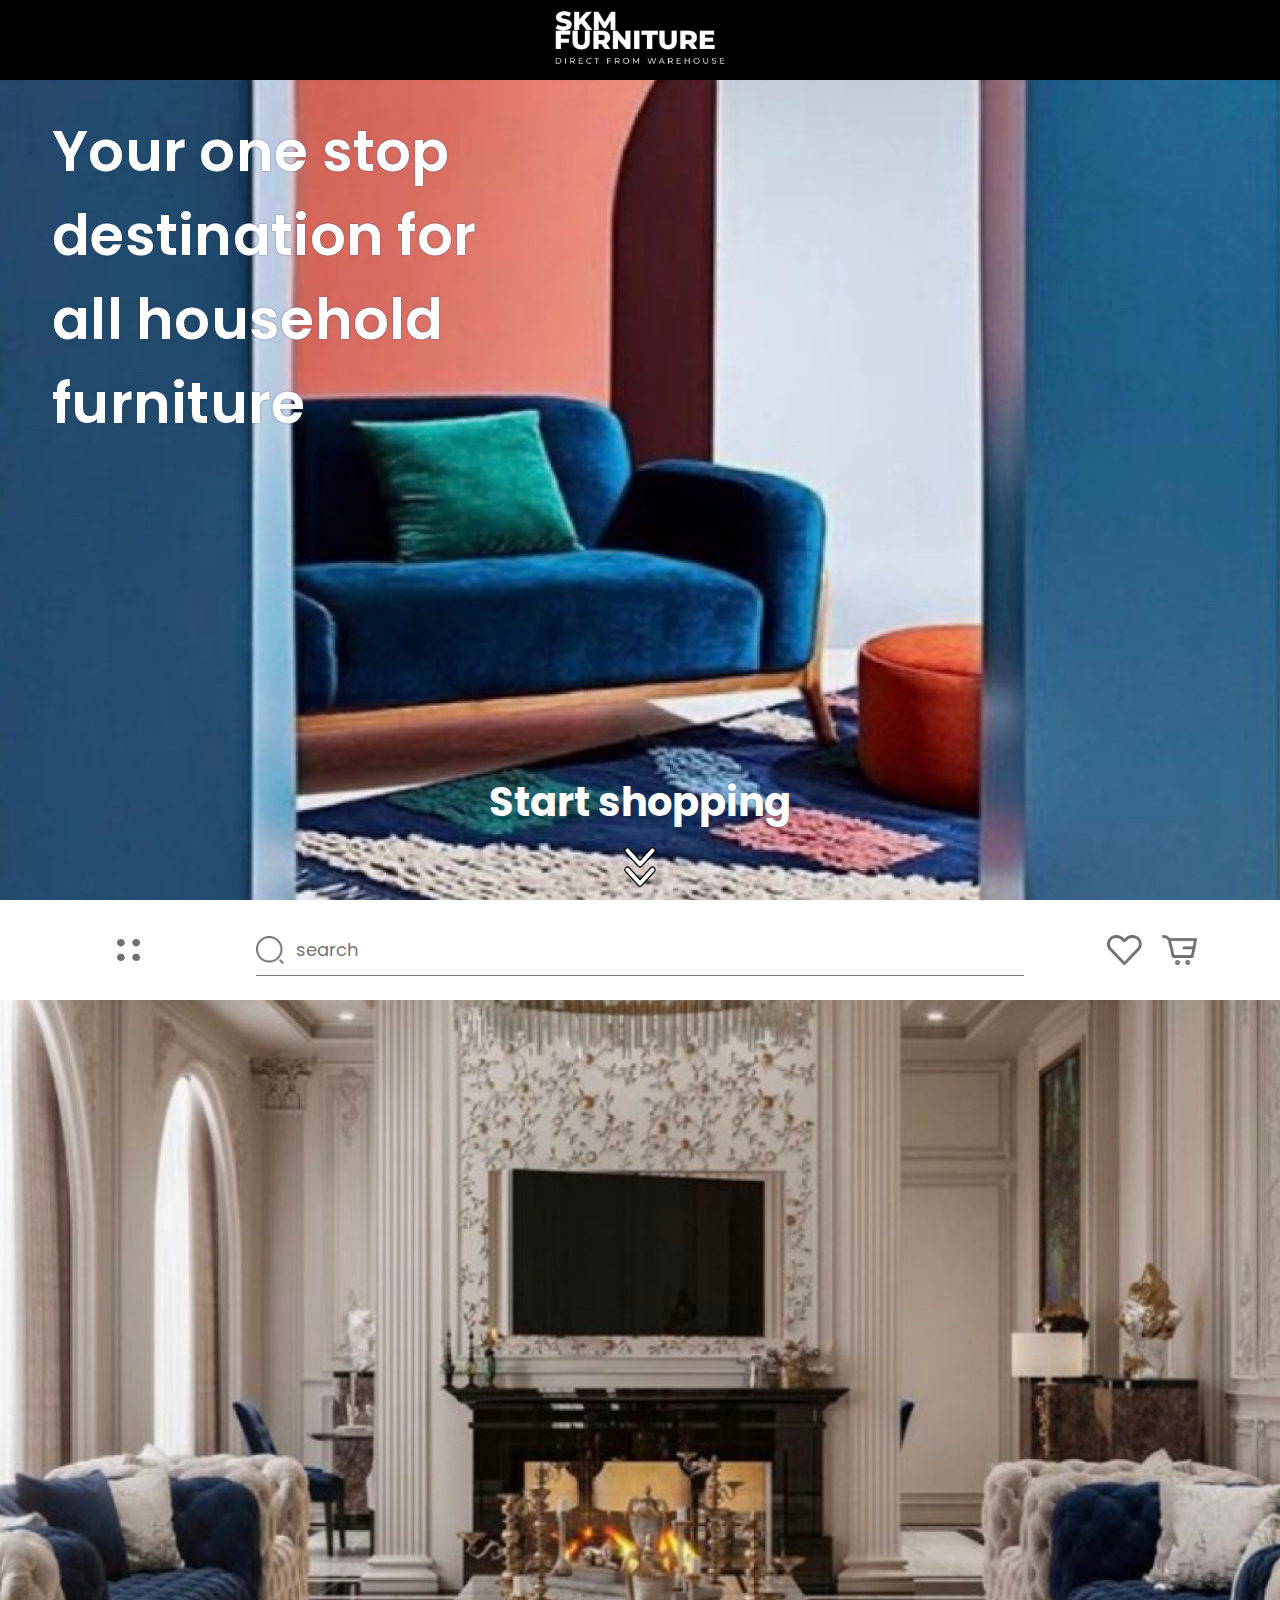
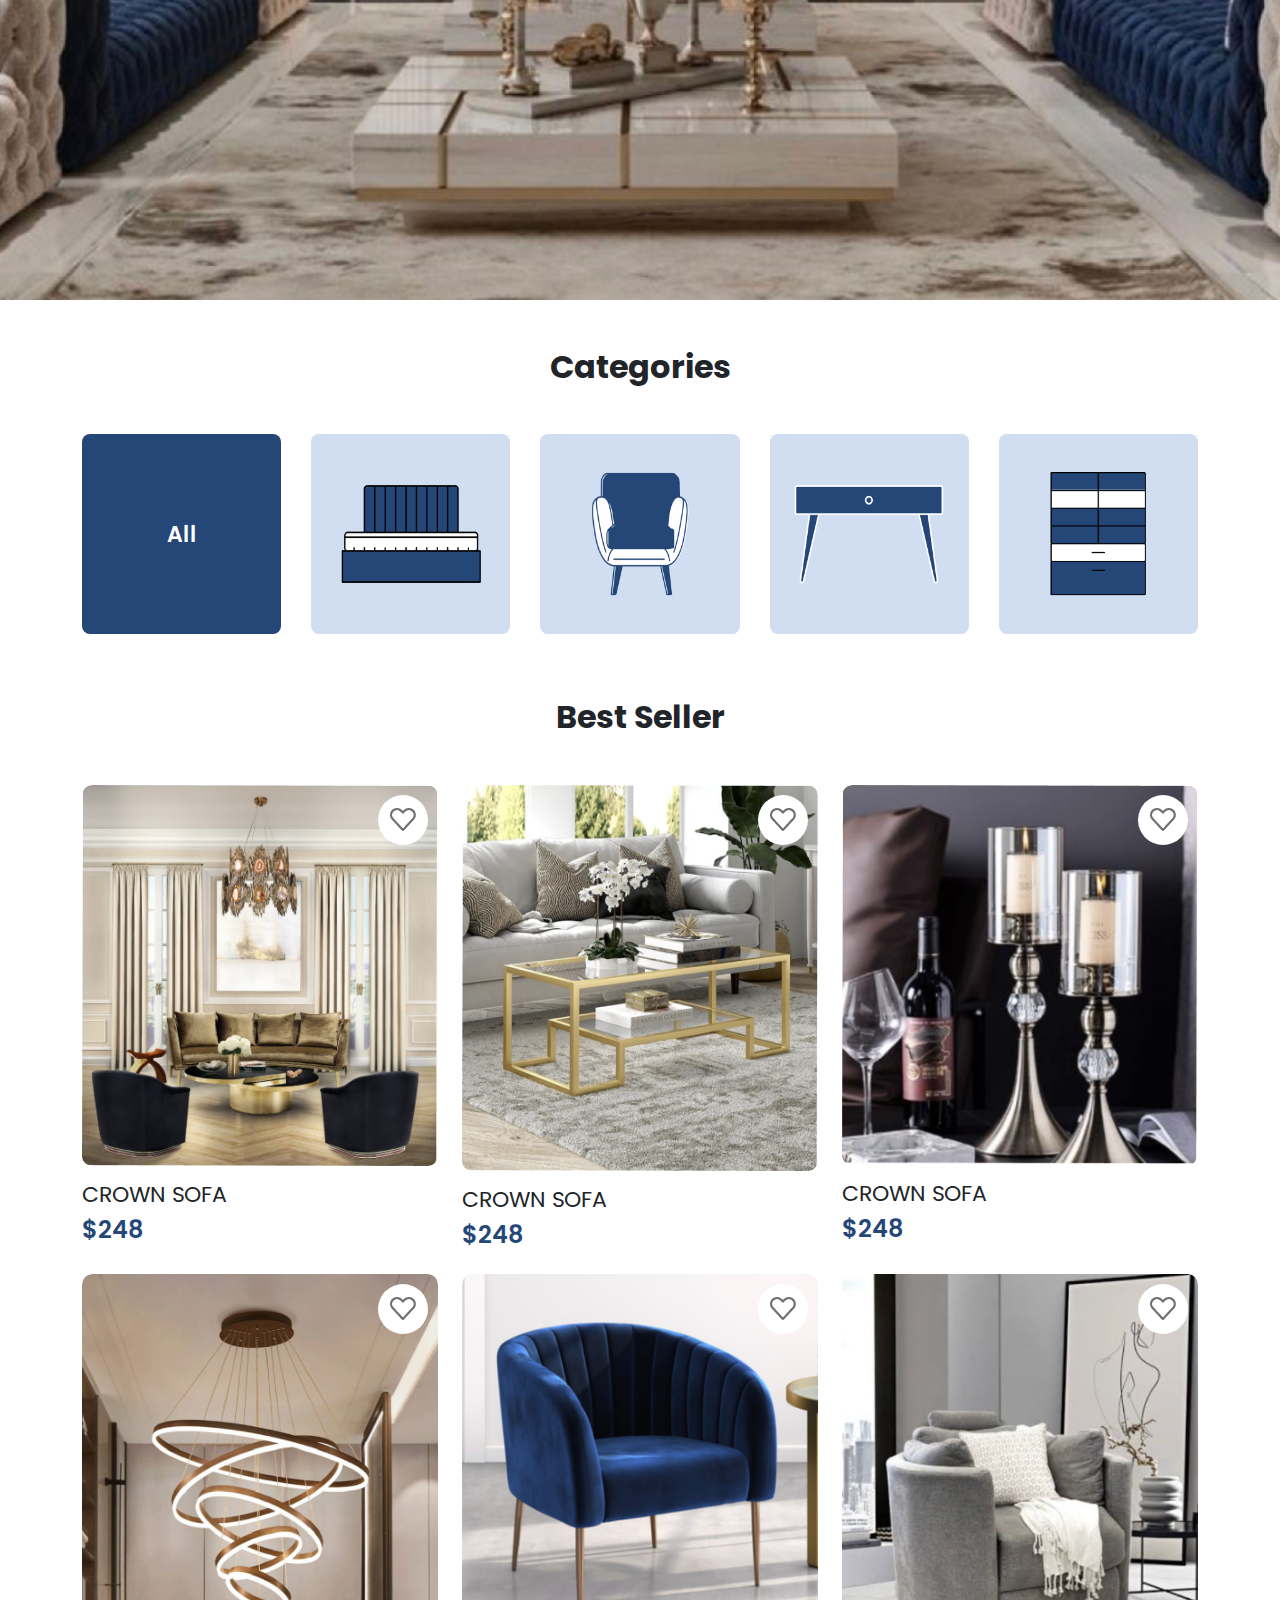
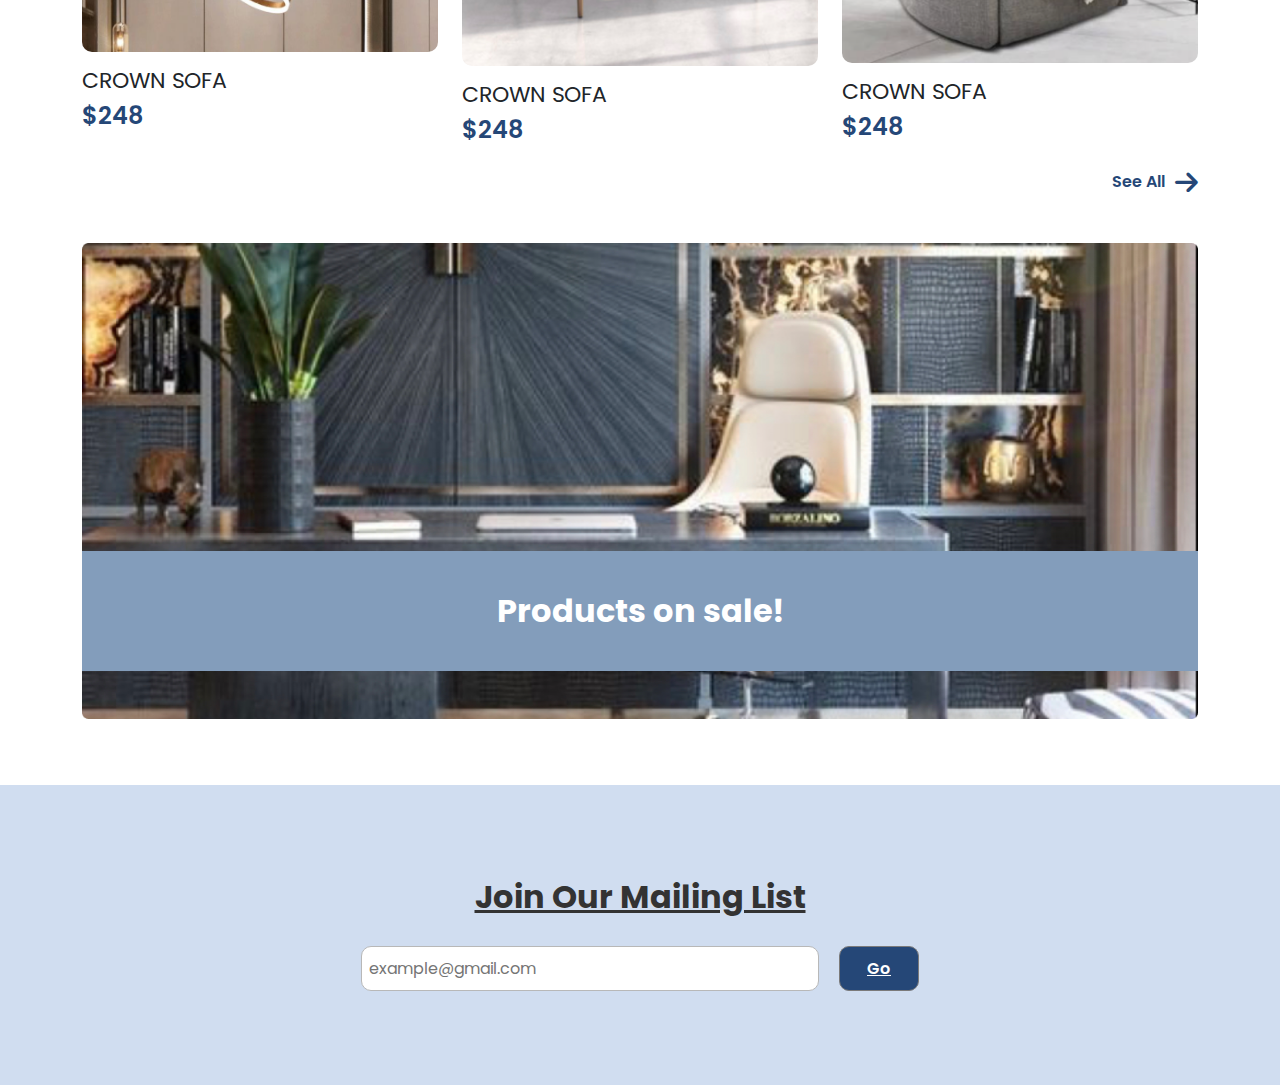
<file: index.html>
<!doctype html>
<html lang="en">

<head>
    <!-- Required meta tags -->
    <meta name="theme-color" content="#000">
    <meta charset="utf-8">
    <meta name="viewport" content="width=device-width, initial-scale=1">
    <link rel="shortcut icon" href="/assets/images/_cart.png" type="image/x-icon">
    <link rel="stylesheet" href="/assets/css/styles.css">
    <link rel="stylesheet" href="https://unpkg.com/swiper@8/swiper-bundle.min.css" />
    <link rel="stylesheet" href="/assets/fa/css/all.min.css">
    <link rel="stylesheet" href="/assets/css/main.css">

    <title>SKM - Furniture</title>
</head>

<body>
    <div class="_is_open_menu_layer"></div>
    <nav class="_f_nav">
        <div class="logo-wrapper">
            <img src="/assets/images/logo.png" alt="logo">
        </div>
    </nav>
    <section class="_f_landing">
        <div class="_f_container container">
            <h1 class="text-welcome">Your one stop destination for all household furniture</h1>
            <a href="#home" class="_start">
                <h2 class="_text denyut">Start shopping</h2>
                <div class="_icon denyut">
                    <img src="/assets/images/_arrow_down.png" alt="start">
                </div>
            </a>
        </div>
    </section>

    <section class="home" id="home">
        <div class="_top_navbar">
            <div class="menu-trigger">
                <button>
                    <img src="/assets/images/_menu.png" alt="menu-triger">
                </button>
            </div>
            <div class="search">
                <div class="search-wrapper">
                    <div class="icon">
                        <img src="/assets/images/_search.png" alt="search">
                    </div>
                    <input type="text" placeholder="search">
                </div>
            </div>
            <div class="m-right">
                <div class="menus">
                    <a href="#" class="m-item">
                        <img src="/assets/images/_love.png" alt="like">
                    </a>
                    <a href="#" class="m-item">
                        <img src="/assets/images/_cart.png" alt="cart">
                    </a>
                </div>
            </div>
        </div>
        <div class="_sidebar-wrapper">
            <div class="_sidebar">
                <div class="header">
                    <h2 class="text">MENU</h2>
                    <button class="close">
                        <i class="fa fa-times"></i>
                    </button>
                </div>

                <div class="sidebar-menu pb-5">
                    <div class="menu-item">
                        <a href="#" class="menu-link">My Account</a>
                        <i class="fa fa-chevron-right"></i>
                    </div>
                    <div class="menu-item">
                        <a href="#" class="menu-link">Contact us</a>
                        <i class="fa fa-chevron-right"></i>
                    </div>
                </div>
                <ul class="_f_tab nav nav-tabs" id="myTab" role="tablist">
                    <li class="nav-item" role="presentation">
                        <button class="nav-link active" id="profile-tab" data-bs-toggle="tab" data-bs-target="#profile"
                            type="button" role="tab" aria-controls="profile" aria-selected="false">PRODUCTS</button>
                    </li>
                    <li class="nav-item" role="presentation">
                        <button class="nav-link" id="contact-tab" data-bs-toggle="tab" data-bs-target="#contact"
                            type="button" role="tab" aria-controls="contact" aria-selected="false">ROOMS</button>
                    </li>
                </ul>
                <div class="tab-content main-menu" id="myTabContent">
                    <div class="tab-pane show active fade" id="profile" role="tabpanel" aria-labelledby="profile-tab">
                        <div class="sidebar-menu">
                            <div class="menu-item">
                                <a href="sub-category.html" class="menu-link">Sofas</a>
                                <i class="fa fa-chevron-right"></i>
                            </div>
                            <div class="menu-item">
                                <a href="sub-category.html" class="menu-link">Lounge</a>
                                <i class="fa fa-chevron-right"></i>
                            </div>
                            <div class="menu-item">
                                <a href="sub-category.html" class="menu-link">Bed</a>
                                <i class="fa fa-chevron-right"></i>
                            </div>
                            <div class="menu-item">
                                <a href="sub-category.html" class="menu-link">Bedside</a>
                                <i class="fa fa-chevron-right"></i>
                            </div>
                            <div class="menu-item">
                                <a href="sub-category.html" class="menu-link">Table</a>
                                <i class="fa fa-chevron-right"></i>
                            </div>
                            <div class="menu-item">
                                <a href="sub-category.html" class="menu-link">Mattress</a>
                                <i class="fa fa-chevron-right"></i>
                            </div>
                        </div>
                    </div>
                    <div class="tab-pane fade" id="contact" role="tabpanel" aria-labelledby="contact-tab">
                        <div class="container">
                            <div class="row py-3">
                                <div class="col-6 mb-3">
                                    <a href="sub-category.html" class="card-side">
                                        <img src="/assets/images/bathroom.png" class="img-fluid" alt="side">
                                        <span>Bathroom</span>
                                    </a>
                                </div>
                                <div class="col-6 mb-3">
                                    <a href="sub-category.html" class="card-side">
                                        <img src="/assets/images/bedroom.png" class="img-fluid" alt="side">
                                        <span>Bedroom</span>
                                    </a>
                                </div>
                                <div class="col-6 mb-3">
                                    <a href="sub-category.html" class="card-side">
                                        <img src="/assets/images/living-room.png" class="img-fluid" alt="side">
                                        <span>Living room</span>
                                    </a>
                                </div>
                                <div class="col-6 mb-3">
                                    <a href="sub-category.html" class="card-side">
                                        <img src="/assets/images/hallway.png" class="img-fluid" alt="side">
                                        <span>Hallway</span>
                                    </a>
                                </div>
                            </div>
                        </div>
                    </div>
                </div>
            </div>
        </div>

        <div class="img-hero-2">
            <img src="/assets/images/hero-2.png" alt="hero2">
        </div>
    </section>

    <section class="container category category-swip py-5" id="category">
        <h2 class="text-center title-section mb-5">Categories</h2>
        <div class="swiper mySwiper">
            <div class="swiper-wrapper">
                <div class="swiper-slide">
                    <a href="product-listing.html" class="btn-category all">
                        <span>All</span>
                    </a>
                </div>
                <div class="swiper-slide">
                    <a href="product-listing.html" class="btn-category">
                        <img src="/assets/images/bed.png" alt="bed">
                    </a>
                </div>
                <div class="swiper-slide">
                    <a href="product-listing.html" class="btn-category">
                        <img src="/assets/images/chair.png" alt="chair">
                    </a>
                </div>
                <div class="swiper-slide">
                    <a href="product-listing.html" class="btn-category">
                        <img src="/assets/images/desk.png" alt="desk">
                    </a>
                </div>
                <div class="swiper-slide">
                    <a href="product-listing.html" class="btn-category">
                        <img src="/assets/images/cupboard.png" alt="cupboard">
                    </a>
                </div>
            </div>
        </div>
    </section>
    <section class="best-seller" id="best-seller">
        <div class="container py-3">
            <h2 class="text-center mb-5 title-section">Best Seller</h2>
            <div class="row">
                <div class="col-6 col-lg-4">
                    <div class="card-product">
                        <button class="btn-like">
                            <img src="/assets/images/_love.png" alt="like">
                        </button>
                        <div class="img-wrapper">
                            <img src="/assets/images/product-1.png" class="img-fluid" alt="product">
                        </div>
                        <a href="detail.html" class="footer d-block py-3">
                            <h3>CROWN SOFA</h3>
                            <h4>$248</h4>
                        </a>
                    </div>
                </div>
                <div class="col-6 col-lg-4">
                    <div class="card-product">
                        <button class="btn-like">
                            <img src="/assets/images/_love.png" alt="like">
                        </button>
                        <div class="img-wrapper">
                            <img src="/assets/images/product-2.png" class="img-fluid" alt="product">
                        </div>
                        <a href="detail.html" class="footer d-block py-3">
                            <h3>CROWN SOFA</h3>
                            <h4>$248</h4>
                        </a>
                    </div>
                </div>
                <div class="col-6 col-lg-4">
                    <div class="card-product">
                        <button class="btn-like">
                            <img src="/assets/images/_love.png" alt="like">
                        </button>
                        <div class="img-wrapper">
                            <img src="/assets/images/product-3.png" class="img-fluid" alt="product">
                        </div>
                        <a href="detail.html" class="footer d-block py-3">
                            <h3>CROWN SOFA</h3>
                            <h4>$248</h4>
                        </a>
                    </div>
                </div>
                <div class="col-6 col-lg-4">
                    <div class="card-product">
                        <button class="btn-like">
                            <img src="/assets/images/_love.png" alt="like">
                        </button>
                        <div class="img-wrapper">
                            <img src="/assets/images/product-4.png" class="img-fluid" alt="product">
                        </div>
                        <a href="detail.html" class="footer d-block py-3">
                            <h3>CROWN SOFA</h3>
                            <h4>$248</h4>
                        </a>
                    </div>
                </div>
                <div class="col-6 col-lg-4">
                    <div class="card-product">
                        <button class="btn-like">
                            <img src="/assets/images/_love.png" alt="like">
                        </button>
                        <div class="img-wrapper">
                            <img src="/assets/images/product-5.png" class="img-fluid" alt="product">
                        </div>
                        <a href="detail.html" class="footer d-block py-3">
                            <h3>CROWN SOFA</h3>
                            <h4>$248</h4>
                        </a>
                    </div>
                </div>
                <div class="col-6 col-lg-4">
                    <div class="card-product">
                        <button class="btn-like">
                            <img src="/assets/images/_love.png" alt="like">
                        </button>
                        <div class="img-wrapper">
                            <img src="/assets/images/product-6.png" class="img-fluid" alt="product">
                        </div>
                        <a href="detail.html" class="footer d-block py-3">
                            <h3>CROWN SOFA</h3>
                            <h4>$248</h4>
                        </a>
                    </div>
                </div>
                <div class="col-12 text-end pb-5">
                    <a class="see-all" href="product-listing.html">See All <i class="fa fa-arrow-right"></i></a>
                </div>
            </div>
            <div class="product-on-sale">
                <img class="img-fluid" src="/assets/images/onsale.png" alt="onsale">
                <div class="link-wrapper">
                    <a href="#" class="link">
                        Products on sale!
                    </a>
                </div>
            </div>
        </div>
    </section>
    <section class="_f_footer">
        <div class="container">
            <div class="footer-title">
                <h3>Join Our Mailing List</h3>
            </div>
            <form class="form-mail">
                <div class="input-form">
                    <input type="email" placeholder="example@gmail.com">
                </div>
                <div class="btn-form"><button>Go</button></div>
            </form>
        </div>
    </section>



    <script src="/assets/js/bootstrap.bundle.min.js"></script>
    <script src="https://unpkg.com/swiper@8/swiper-bundle.min.js"></script>
    <script>
        var swiper = new Swiper(".mySwiper", {
            slidesPerView: 6,
            breakpoints: {
                320: {
                    slidesPerView: 3,
                    spaceBetween: 10
                },
                640: {
                    slidesPerView: 4,
                    spaceBetween: 20
                },
                720: {
                    slidesPerView: 4,
                    spaceBetween: 30
                },
                1024 : {
                    slidesPerView: 5,
                    spaceBetween: 30
                }
            }
        });
    </script>
    <script src="/assets/js/main.js"></script>
</body>

</html>
</file>
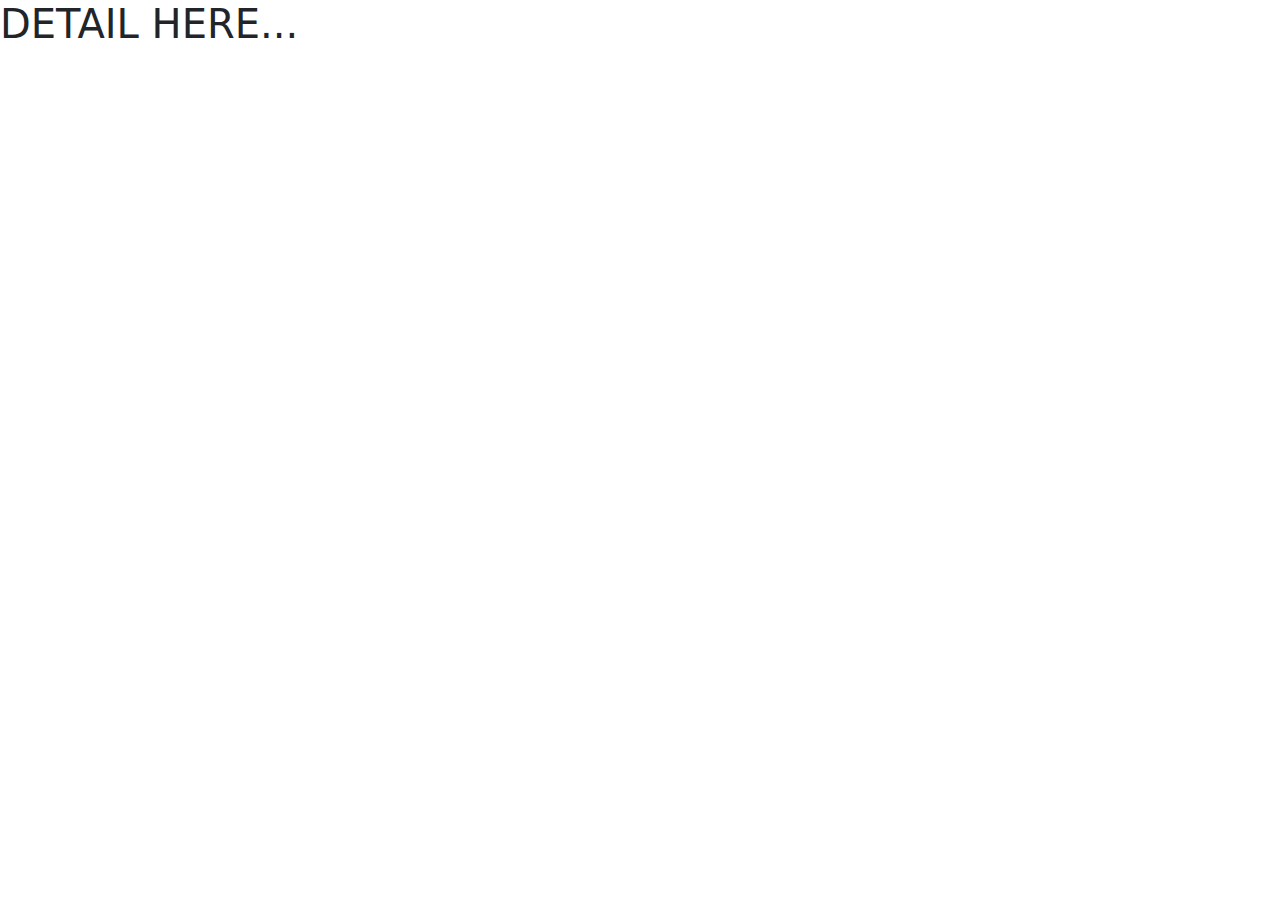
<file: detail.html>
<!DOCTYPE html>
<html lang="en">
<head>
    
    <!-- Required meta tags -->
    <meta name="theme-color" content="#000">
    <meta charset="utf-8">
    <meta name="viewport" content="width=device-width, initial-scale=1">
    <link rel="stylesheet" href="/assets/css/styles.css">
    <link rel="shortcut icon" href="/assets/images/_cart.png" type="image/x-icon">
    <title>Document</title>
</head>
<body>
    <h1>DETAIL HERE...</h1>
</body>
</html>
</file>
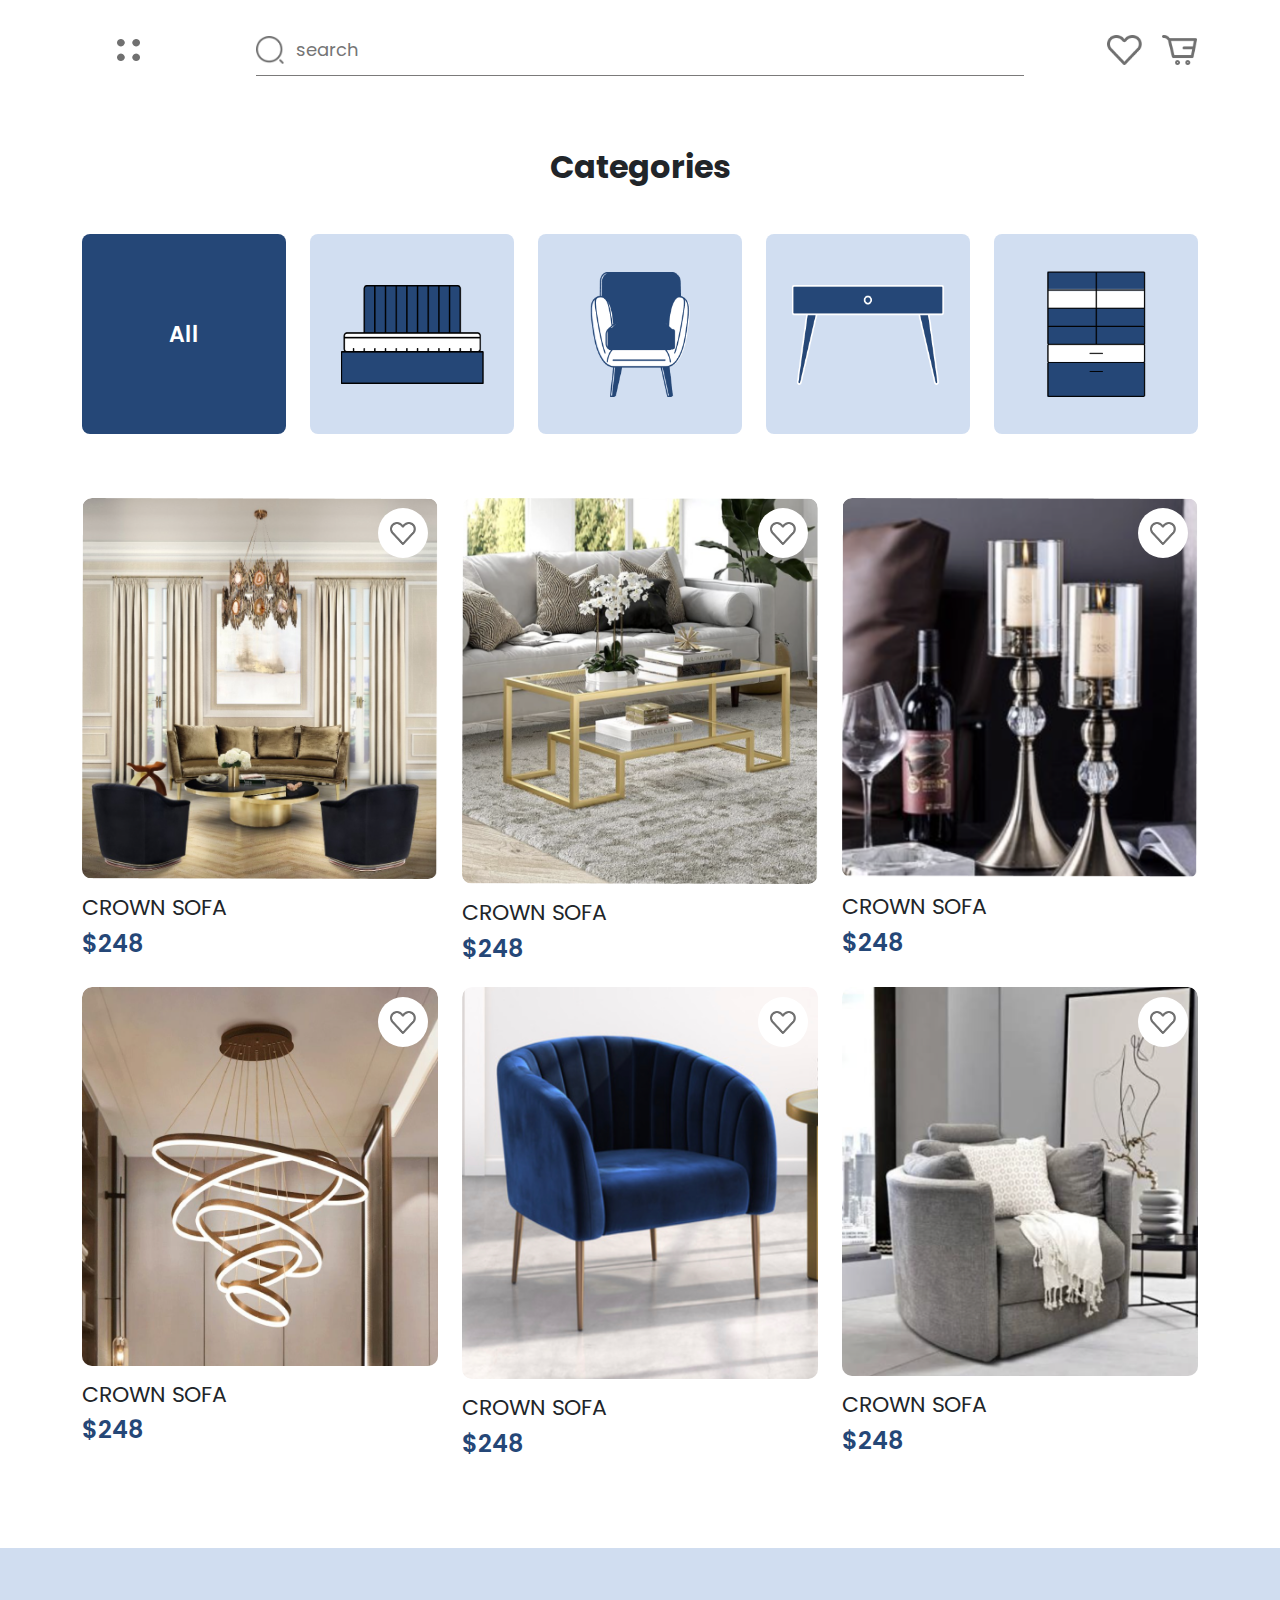
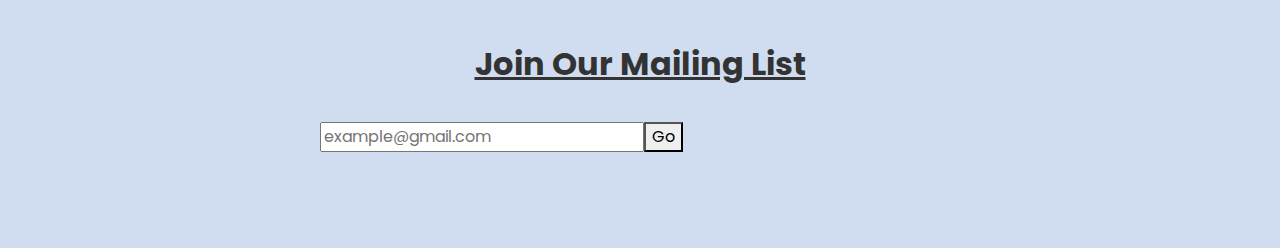
<file: product-listing.html>
<!doctype html>
<html lang="en">

<head>
    <!-- Required meta tags -->
    <!-- Required meta tags -->
    <meta name="theme-color" content="#000">
    <meta charset="utf-8">
    <meta name="viewport" content="width=device-width, initial-scale=1">
    <link rel="shortcut icon" href="/assets/images/_cart.png" type="image/x-icon">
    <link rel="stylesheet" href="/assets/css/styles.css">
    <link rel="stylesheet" href="/assets/fa/css/all.min.css">
    <link rel="stylesheet" href="/assets/css/main.css">

    <title>SKM - Furniture</title>
</head>

<body>
    <div class="_is_open_menu_layer"></div>
    <section class="home" id="home">
        <div class="_top_navbar">
            <div class="menu-trigger">
                <button>
                    <img src="/assets/images/_menu.png" alt="menu-triger">
                </button>
            </div>
            <div class="search">
                <div class="search-wrapper">
                    <div class="icon">
                        <img src="/assets/images/_search.png" alt="search">
                    </div>
                    <input type="text" placeholder="search">
                </div>
            </div>
            <div class="m-right">
                <div class="menus">
                    <a href="#" class="m-item">
                        <img src="/assets/images/_love.png" alt="like">
                    </a>
                    <a href="#" class="m-item">
                        <img src="/assets/images/_cart.png" alt="cart">
                    </a>
                </div>
            </div>
        </div>
        <div class="_sidebar-wrapper">
            <div class="_sidebar">
                <div class="header">
                    <h2 class="text">MENU</h2>
                    <button class="close">
                        <i class="fa fa-times"></i>
                    </button>
                </div>

                <div class="sidebar-menu pb-5">
                    <div class="menu-item">
                        <a href="#" class="menu-link">My Account</a>
                        <i class="fa fa-chevron-right"></i>
                    </div>
                    <div class="menu-item">
                        <a href="#" class="menu-link">Contact us</a>
                        <i class="fa fa-chevron-right"></i>
                    </div>
                </div>
                <ul class="_f_tab nav nav-tabs" id="myTab" role="tablist">
                    <li class="nav-item" role="presentation">
                        <button class="nav-link active" id="profile-tab" data-bs-toggle="tab" data-bs-target="#profile"
                            type="button" role="tab" aria-controls="profile" aria-selected="false">PRODUCTS</button>
                    </li>
                    <li class="nav-item" role="presentation">
                        <button class="nav-link" id="contact-tab" data-bs-toggle="tab" data-bs-target="#contact"
                            type="button" role="tab" aria-controls="contact" aria-selected="false">ROOMS</button>
                    </li>
                </ul>
                <div class="tab-content main-menu" id="myTabContent">
                    <div class="tab-pane show active fade" id="profile" role="tabpanel" aria-labelledby="profile-tab">
                        <div class="sidebar-menu">
                            <div class="menu-item">
                                <a href="sub-category.html" class="menu-link">Sofas</a>
                                <i class="fa fa-chevron-right"></i>
                            </div>
                            <div class="menu-item">
                                <a href="sub-category.html" class="menu-link">Lounge</a>
                                <i class="fa fa-chevron-right"></i>
                            </div>
                            <div class="menu-item">
                                <a href="sub-category.html" class="menu-link">Bed</a>
                                <i class="fa fa-chevron-right"></i>
                            </div>
                            <div class="menu-item">
                                <a href="sub-category.html" class="menu-link">Bedside</a>
                                <i class="fa fa-chevron-right"></i>
                            </div>
                            <div class="menu-item">
                                <a href="sub-category.html" class="menu-link">Table</a>
                                <i class="fa fa-chevron-right"></i>
                            </div>
                            <div class="menu-item">
                                <a href="sub-category.html" class="menu-link">Mattress</a>
                                <i class="fa fa-chevron-right"></i>
                            </div>
                        </div>
                    </div>
                    <div class="tab-pane fade" id="contact" role="tabpanel" aria-labelledby="contact-tab">
                        <div class="container">
                            <div class="row py-3">
                                <div class="col-6 mb-3">
                                    <a href="sub-category.html" class="card-side">
                                        <img src="/assets/images/bathroom.png" class="img-fluid" alt="side">
                                        <span>Bathroom</span>
                                    </a>
                                </div>
                                <div class="col-6 mb-3">
                                    <a href="sub-category.html" class="card-side">
                                        <img src="/assets/images/bedroom.png" class="img-fluid" alt="side">
                                        <span>Bedroom</span>
                                    </a>
                                </div>
                                <div class="col-6 mb-3">
                                    <a href="sub-category.html" class="card-side">
                                        <img src="/assets/images/living-room.png" class="img-fluid" alt="side">
                                        <span>Living room</span>
                                    </a>
                                </div>
                                <div class="col-6 mb-3">
                                    <a href="sub-category.html" class="card-side">
                                        <img src="/assets/images/hallway.png" class="img-fluid" alt="side">
                                        <span>Hallway</span>
                                    </a>
                                </div>
                            </div>
                        </div>
                    </div>
                </div>
            </div>
        </div>
    </section>

    <section class="category" id="category">
        <div class="container py-5">
            <h2 class="text-center title-section mb-5">Categories</h2>
            <div class="row">
                <div class="col">
                    <a href="product-listing.html" class="btn-category all">
                        <span>All</span>
                    </a>
                </div>
                <div class="col">
                    <a href="product-listing.html" class="btn-category">
                        <img src="/assets/images/bed.png" alt="bed">
                    </a>
                </div>
                <div class="col">
                    <a href="product-listing.html" class="btn-category">
                        <img src="/assets/images/chair.png" alt="chair">
                    </a>
                </div>
                <div class="col d-none d-lg-block">
                    <a href="product-listing.html" class="btn-category">
                        <img src="/assets/images/desk.png" alt="desk">
                    </a>
                </div>
                <div class="col d-none d-lg-block">
                    <a href="product-listing.html" class="btn-category">
                        <img src="/assets/images/cupboard.png" alt="cupboard">
                    </a>
                </div>
            </div>
        </div>
    </section>

    <section class="best-seller" id="best-seller">
        <div class="container py-3">
            <div class="row">
                <div class="col-6 col-lg-4">
                    <div class="card-product">
                        <button class="btn-like">
                            <img src="/assets/images/_love.png" alt="like">
                        </button>
                        <div class="img-wrapper">
                            <img src="/assets/images/product-1.png" class="img-fluid" alt="product">
                        </div>
                        <a href="detail.html" class="footer d-block py-3">
                            <h3>CROWN  SOFA</h3>
                            <h4>$248</h4>
                        </a>
                    </div>
                </div>
                <div class="col-6 col-lg-4">
                    <div class="card-product">
                        <button class="btn-like">
                            <img src="/assets/images/_love.png" alt="like">
                        </button>
                        <div class="img-wrapper">
                            <img src="/assets/images/product-2.png" class="img-fluid" alt="product">
                        </div>
                        <a href="detail.html" class="footer d-block py-3">
                            <h3>CROWN  SOFA</h3>
                            <h4>$248</h4>
                        </a>
                    </div>
                </div>
                <div class="col-6 col-lg-4">
                    <div class="card-product">
                        <button class="btn-like">
                            <img src="/assets/images/_love.png" alt="like">
                        </button>
                        <div class="img-wrapper">
                            <img src="/assets/images/product-3.png" class="img-fluid" alt="product">
                        </div>
                        <a href="detail.html" class="footer d-block py-3">
                            <h3>CROWN  SOFA</h3>
                            <h4>$248</h4>
                        </a>
                    </div>
                </div>
                <div class="col-6 col-lg-4">
                    <div class="card-product">
                        <button class="btn-like">
                            <img src="/assets/images/_love.png" alt="like">
                        </button>
                        <div class="img-wrapper">
                            <img src="/assets/images/product-4.png" class="img-fluid" alt="product">
                        </div>
                        <a href="detail.html" class="footer d-block py-3">
                            <h3>CROWN  SOFA</h3>
                            <h4>$248</h4>
                        </a>
                    </div>
                </div>
                <div class="col-6 col-lg-4">
                    <div class="card-product">
                        <button class="btn-like">
                            <img src="/assets/images/_love.png" alt="like">
                        </button>
                        <div class="img-wrapper">
                            <img src="/assets/images/product-5.png" class="img-fluid" alt="product">
                        </div>
                        <a href="detail.html" class="footer d-block py-3">
                            <h3>CROWN  SOFA</h3>
                            <h4>$248</h4>
                        </a>
                    </div>
                </div>
                <div class="col-6 col-lg-4">
                    <div class="card-product">
                        <button class="btn-like">
                            <img src="/assets/images/_love.png" alt="like">
                        </button>
                        <div class="img-wrapper">
                            <img src="/assets/images/product-6.png" class="img-fluid" alt="product">
                        </div>
                        <a href="detail.html" class="footer d-block py-3">
                            <h3>CROWN  SOFA</h3>
                            <h4>$248</h4>
                        </a>
                    </div>
                </div>
            </div>
        </div>
    </section>
    <footer class="_f_footer">
        <div class="footer-title">
            <h3>Join Our Mailing List</h3>
        </div>
        <form class="form-mail">
            <input type="email" placeholder="example@gmail.com">
            <button>Go</button>
        </form>
    </footer>



    <script src="/assets/js/bootstrap.bundle.min.js"></script>
    <script src="/assets/js/main.js"></script>
</body>

</html>
</file>
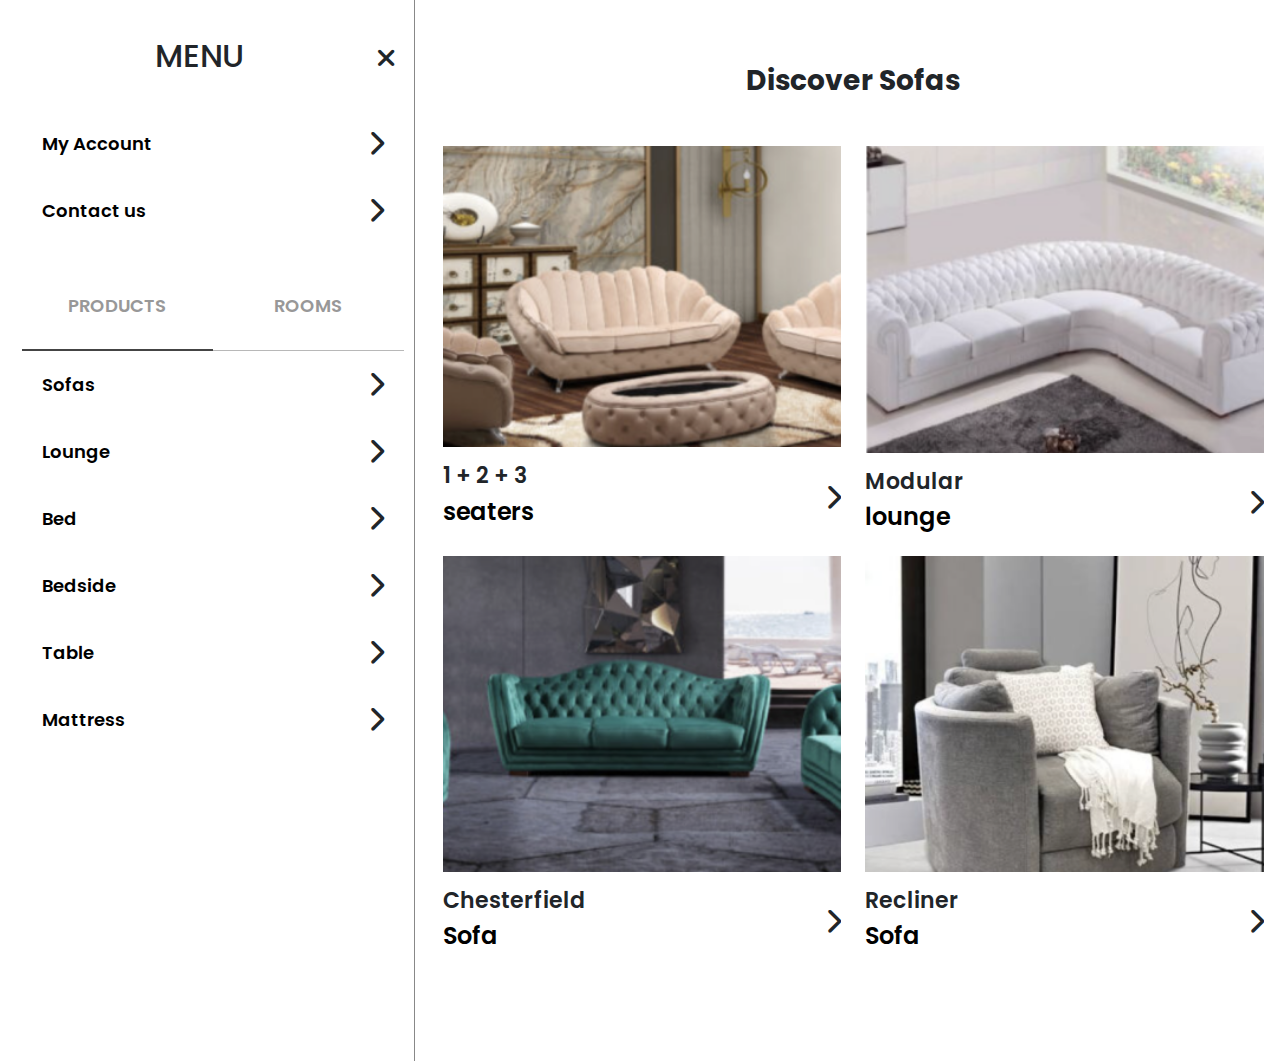
<file: sub-category.html>
<!doctype html>
<html lang="en">

<head>
    <!-- Required meta tags -->
    <meta name="theme-color" content="#000">
    <meta charset="utf-8">
    <meta name="viewport" content="width=device-width, initial-scale=1">
    <link rel="shortcut icon" href="/assets/images/_cart.png" type="image/x-icon">
    <link rel="stylesheet" href="/assets/css/styles.css">
    <link rel="stylesheet" href="/assets/fa/css/all.min.css">
    <link rel="stylesheet" href="/assets/css/main.css">

    <title>SKM - Furniture</title>
</head>

<body>
    <section class="sub-category" id="sub-category">
        <div class="container-fluid">
            <div class="btn-trigger-mob d-flex d-lg-none">
                <button class="btn-t-mob">
                    <img src="/assets/images/_menu.png" alt="menu">
                </button>
            </div>
            <div class="row">
                <div class="col-lg-4 sub-ctg d-none d-lg-block">
                    <div class="_sidebar-wrapper-sub show-in-mob">
                        <div class="_sidebar">
                            <div class="header">
                                <h2 class="text">MENU</h2>
                                <a href="index.html#category" class="close text-dark close-mob">
                                    <i class="fa fa-times"></i>
                                </a>
                            </div>
            
                            <div class="sidebar-menu pb-5">
                                <div class="menu-item">
                                    <a href="#" class="menu-link">My Account</a>
                                    <i class="fa fa-chevron-right"></i>
                                </div>
                                <div class="menu-item">
                                    <a href="#" class="menu-link">Contact us</a>
                                    <i class="fa fa-chevron-right"></i>
                                </div>
                            </div>
                            <ul class="_f_tab nav nav-tabs" id="myTab" role="tablist">
                                <li class="nav-item" role="presentation">
                                    <button class="nav-link active" id="profile-tab" data-bs-toggle="tab" data-bs-target="#profile"
                                        type="button" role="tab" aria-controls="profile" aria-selected="false">PRODUCTS</button>
                                </li>
                                <li class="nav-item" role="presentation">
                                    <button class="nav-link" id="contact-tab" data-bs-toggle="tab" data-bs-target="#contact"
                                        type="button" role="tab" aria-controls="contact" aria-selected="false">ROOMS</button>
                                </li>
                            </ul>
                            <div class="tab-content main-menu" id="myTabContent">
                                <div class="tab-pane show active fade" id="profile" role="tabpanel" aria-labelledby="profile-tab">
                                    <div class="sidebar-menu">
                                        <div class="menu-item">
                                            <a href="sub-category.html" class="menu-link">Sofas</a>
                                            <i class="fa fa-chevron-right"></i>
                                        </div>
                                        <div class="menu-item">
                                            <a href="sub-category.html" class="menu-link">Lounge</a>
                                            <i class="fa fa-chevron-right"></i>
                                        </div>
                                        <div class="menu-item">
                                            <a href="sub-category.html" class="menu-link">Bed</a>
                                            <i class="fa fa-chevron-right"></i>
                                        </div>
                                        <div class="menu-item">
                                            <a href="sub-category.html" class="menu-link">Bedside</a>
                                            <i class="fa fa-chevron-right"></i>
                                        </div>
                                        <div class="menu-item">
                                            <a href="sub-category.html" class="menu-link">Table</a>
                                            <i class="fa fa-chevron-right"></i>
                                        </div>
                                        <div class="menu-item">
                                            <a href="sub-category.html" class="menu-link">Mattress</a>
                                            <i class="fa fa-chevron-right"></i>
                                        </div>
                                    </div>
                                </div>
                                <div class="tab-pane fade" id="contact" role="tabpanel" aria-labelledby="contact-tab">
                                    <div class="container">
                                        <div class="row py-3">
                                            <div class="col-6 mb-3">
                                                <a href="sub-category.html" class="card-side">
                                                    <img src="/assets/images/bathroom.png" class="img-fluid" alt="side">
                                                    <span>Bathroom</span>
                                                </a>
                                            </div>
                                            <div class="col-6 mb-3">
                                                <a href="sub-category.html" class="card-side">
                                                    <img src="/assets/images/bedroom.png" class="img-fluid" alt="side">
                                                    <span>Bedroom</span>
                                                </a>
                                            </div>
                                            <div class="col-6 mb-3">
                                                <a href="sub-category.html" class="card-side">
                                                    <img src="/assets/images/living-room.png" class="img-fluid" alt="side">
                                                    <span>Living room</span>
                                                </a>
                                            </div>
                                            <div class="col-6 mb-3">
                                                <a href="sub-category.html" class="card-side">
                                                    <img src="/assets/images/hallway.png" class="img-fluid" alt="side">
                                                    <span>Hallway</span>
                                                </a>
                                            </div>
                                        </div>
                                    </div>
                                </div>
                            </div>
                        </div>
                    </div>
                </div>
                <div class="col-lg-8 p-lg-3">
                    <h3 class="my-5 title-section text-center">Discover Sofas</h3>
                    <div class="row">
                        <div class="col-lg-6">
                            <div class="card-product">
                                <div class="img-wrapper">
                                    <img src="/assets/images/ctg-1.png" class="img-fluid" alt="product">
                                </div>
                                <div class="wrap-footer">
                                    <a href="detail.html" class="footer d-block py-3">
                                        <h3>1 + 2 + 3 </h3>
                                        <h4>seaters</h4>
                                    </a>
                                    <div class="ic">
                                        <i class="fa fa-chevron-right"></i>
                                    </div>
                                </div>
                            </div>
                        </div>
                        <div class="col-lg-6">
                            <div class="card-product">
                                <div class="img-wrapper">
                                    <img src="/assets/images/ctg-2.png" class="img-fluid" alt="product">
                                </div>
                                <div class="wrap-footer">
                                    <a href="detail.html" class="footer d-block py-3">
                                        <h3>Modular</h3>
                                        <h4>lounge</h4>
                                    </a>
                                    <div class="ic">
                                        <i class="fa fa-chevron-right"></i>
                                    </div>
                                </div>
                            </div>
                        </div>
                        <div class="col-lg-6">
                            <div class="card-product">
                                <div class="img-wrapper">
                                    <img src="/assets/images/ctg-3.png" class="img-fluid" alt="product">
                                </div>
                                <div class="wrap-footer">
                                    <a href="detail.html" class="footer d-block py-3">
                                        <h3>Chesterfield</h3>
                                        <h4>Sofa</h4>
                                    </a>
                                    <div class="ic">
                                        <i class="fa fa-chevron-right"></i>
                                    </div>
                                </div>
                            </div>
                        </div>
                        <div class="col-lg-6">
                            <div class="card-product">
                                <div class="img-wrapper">
                                    <img src="/assets/images/ctg-4.png" class="img-fluid" alt="product">
                                </div>
                                <div class="wrap-footer">
                                    <a href="detail.html" class="footer d-block py-3">
                                        <h3>Recliner</h3>
                                        <h4>Sofa</h4>
                                    </a>
                                    <div class="ic">
                                        <i class="fa fa-chevron-right"></i>
                                    </div>
                                </div>
                            </div>
                        </div>
                    </div>
                </div>
            </div>
        </div>
    </section>



    <script src="/assets/js/bootstrap.bundle.min.js"></script>
    <script src="/assets/js/main.js"></script>
</body>

</html>
</file>
<file: assets/css/main.css>
@import url("https://fonts.googleapis.com/css2?family=Poppins:wght@200;300;400;500;600;700;800&display=swap");
:root {
  --color-black: #000;
}

body {
  font-family: "Poppins", sans-serif;
}

body ._is_open_menu_layer {
  display: none;
  -webkit-transition: all ease 0.3s;
  transition: all ease 0.3s;
}

body ._is_open_menu_layer.on {
  display: block;
  position: fixed;
  left: 0;
  right: 0;
  top: 0;
  bottom: 0;
  background-color: rgba(0, 0, 0, 0.7);
  z-index: 9;
}

* {
  -webkit-box-sizing: border-box;
          box-sizing: border-box;
}

.denyut {
  -webkit-animation: pound 0.2s infinite;
          animation: pound 0.2s infinite;
  -webkit-animation-duration: 2s;
          animation-duration: 2s;
}

@-webkit-keyframes pound {
  0% {
    -webkit-transform: translateY(10px);
            transform: translateY(10px);
  }
  50% {
    -webkit-transform: translateY(0);
            transform: translateY(0);
  }
  100% {
    -webkit-transform: translateY(10px);
            transform: translateY(10px);
  }
}

@keyframes pound {
  0% {
    -webkit-transform: translateY(10px);
            transform: translateY(10px);
  }
  50% {
    -webkit-transform: translateY(0);
            transform: translateY(0);
  }
  100% {
    -webkit-transform: translateY(10px);
            transform: translateY(10px);
  }
}

._f_container {
  max-width: 1200px;
  margin: 0 auto;
}

._f_nav {
  height: 80px;
  background-color: var(--color-black);
  display: -webkit-box;
  display: -ms-flexbox;
  display: flex;
  -webkit-box-pack: center;
      -ms-flex-pack: center;
          justify-content: center;
  -webkit-box-align: center;
      -ms-flex-align: center;
          align-items: center;
}

._f_nav .logo-wrapper {
  height: 75px;
  width: 200px;
}

._f_nav .logo-wrapper img {
  width: 100%;
}

._f_landing {
  background-image: url("/assets/images/hero-1.png");
  min-height: calc(100vh - 80px);
  background-size: cover;
  background-position: bottom center;
  background-repeat: no-repeat;
  padding: 30px 0;
  position: relative;
}

@media (max-width: 768px) {
  ._f_landing {
    min-height: calc(100vh);
  }
}

._f_landing .text-welcome {
  width: 40%;
  font-weight: 600;
  font-size: 56px;
  line-height: 1.5em;
  letter-spacing: 0.005em;
  color: #ffffff;
  text-shadow: 0px 0px 1.3px #254777;
}

._f_landing ._start {
  text-decoration: none;
  position: absolute;
  bottom: 0;
  left: 0;
  right: 0;
  display: -webkit-box;
  display: -ms-flexbox;
  display: flex;
  -webkit-box-orient: vertical;
  -webkit-box-direction: normal;
      -ms-flex-direction: column;
          flex-direction: column;
  -webkit-box-align: center;
      -ms-flex-align: center;
          align-items: center;
}

._f_landing ._start ._text {
  color: #fff;
  text-shadow: 0px 0px 1.3px #254777;
  font-size: 40px;
  font-weight: 700;
}

._f_landing ._start ._icon {
  width: 60px;
}

._f_landing ._start ._icon img {
  width: 100%;
}

@media (max-width: 768px) {
  ._f_nav {
    position: absolute;
    background-color: transparent;
    top: 15vh;
    left: 0;
    right: 0;
    z-index: 10;
    -webkit-box-pack: start;
        -ms-flex-pack: start;
            justify-content: flex-start;
  }
  ._f_nav .logo-wrapper {
    height: 75px;
    width: 200px;
  }
  ._f_nav .logo-wrapper img {
    width: 100%;
  }
  ._f_landing {
    padding: 30vh 10px 10px 10px;
    background-image: url("/assets/images/hero-1-md.png");
    background-size: 100%;
    background-position-y: top;
  }
  ._f_landing .text-welcome {
    font-size: 22px;
    width: 80%;
  }
}

.home {
  position: relative;
}

.home ._top_navbar {
  height: 100px;
  display: -webkit-box;
  display: -ms-flexbox;
  display: flex;
  -webkit-box-align: center;
      -ms-flex-align: center;
          align-items: center;
  position: -webkit-sticky;
  position: sticky;
  top: 0;
  z-index: 10;
  background-color: #FFF;
}

.home ._top_navbar .menu-trigger {
  width: 50px;
}

.home ._top_navbar .menu-trigger button {
  height: 35px;
  width: 35px;
  background-color: transparent;
  border: none;
  cursor: pointer;
}

.home ._top_navbar .menu-trigger button img {
  width: 100%;
  height: 100%;
  -o-object-fit: contain;
     object-fit: contain;
}

.home ._top_navbar .search {
  -webkit-box-flex: 1;
      -ms-flex: 1;
          flex: 1;
  border-bottom: 1px solid #7B7A7A;
}

.home ._top_navbar .search .search-wrapper {
  display: -webkit-box;
  display: -ms-flexbox;
  display: flex;
}

.home ._top_navbar .search .search-wrapper .icon {
  width: 22px;
  height: 22px;
  margin-right: 5px;
}

.home ._top_navbar .search .search-wrapper .icon img {
  width: 100%;
  height: 100%;
  -o-object-fit: contain;
     object-fit: contain;
}

.home ._top_navbar .search .search-wrapper input {
  outline: none;
  background-color: transparent;
  border: none;
  width: 100%;
}

.home ._top_navbar .m-right {
  width: 80px;
}

.home ._top_navbar .m-right .menus {
  display: -webkit-box;
  display: -ms-flexbox;
  display: flex;
  -ms-flex-pack: distribute;
      justify-content: space-around;
}

.home ._top_navbar .m-right .menus .m-item {
  width: 23px;
  height: 23px;
  display: -webkit-box;
  display: -ms-flexbox;
  display: flex;
  -webkit-box-align: center;
      -ms-flex-align: center;
          align-items: center;
  -webkit-box-pack: center;
      -ms-flex-pack: center;
          justify-content: center;
}

.home ._top_navbar .m-right .menus .m-item img {
  width: 100%;
  height: 100%;
  -o-object-fit: contain;
     object-fit: contain;
}

@media (min-width: 768px) {
  .home ._top_navbar .menu-trigger {
    width: 200px;
    display: -webkit-box;
    display: -ms-flexbox;
    display: flex;
    -webkit-box-pack: center;
        -ms-flex-pack: center;
            justify-content: center;
  }
  .home ._top_navbar .search {
    font-size: 18px;
  }
  .home ._top_navbar .search .search-wrapper {
    height: 50px;
    -webkit-box-align: center;
        -ms-flex-align: center;
            align-items: center;
  }
  .home ._top_navbar .search .search-wrapper .icon {
    width: 30px;
    height: 30px;
    margin-right: 10px;
  }
  .home ._top_navbar .m-right {
    width: 200px;
    display: -webkit-box;
    display: -ms-flexbox;
    display: flex;
    -webkit-box-pack: center;
        -ms-flex-pack: center;
            justify-content: center;
  }
  .home ._top_navbar .m-right .menus {
    gap: 10px;
  }
}

@media (min-width: 922px) {
  .home ._top_navbar .menu-trigger {
    width: 20%;
    display: -webkit-box;
    display: -ms-flexbox;
    display: flex;
    -webkit-box-pack: center;
        -ms-flex-pack: center;
            justify-content: center;
  }
  .home ._top_navbar .search {
    font-size: 18px;
  }
  .home ._top_navbar .search .search-wrapper {
    height: 50px;
    -webkit-box-align: center;
        -ms-flex-align: center;
            align-items: center;
  }
  .home ._top_navbar .search .search-wrapper .icon {
    width: 30px;
    height: 30px;
    margin-right: 10px;
  }
  .home ._top_navbar .m-right {
    width: 20%;
    display: -webkit-box;
    display: -ms-flexbox;
    display: flex;
    -webkit-box-pack: center;
        -ms-flex-pack: center;
            justify-content: center;
  }
  .home ._top_navbar .m-right .menus {
    gap: 20px;
  }
  .home ._top_navbar .m-right .menus .m-item {
    height: 35px;
    width: 35px;
  }
}

.home ._sidebar-wrapper {
  position: fixed;
  top: 0;
  left: 0;
  bottom: 0;
  right: 0;
  background-color: rgba(0, 0, 0, 0);
  z-index: 10;
  -webkit-transform: translateX(calc(-100vw - 320px));
          transform: translateX(calc(-100vw - 320px));
  -webkit-transition: all ease 0.3s;
  transition: all ease 0.3s;
}

.home ._sidebar-wrapper.show {
  -webkit-transform: translateX(0);
          transform: translateX(0);
}

.home ._sidebar-wrapper ._sidebar {
  width: 500px;
  height: 100vh;
  background-color: #fff;
  padding: 10px;
  overflow-y: auto;
}

@media (max-width: 768px) {
  .home ._sidebar-wrapper ._sidebar {
    width: 100vw;
  }
}

.home ._sidebar-wrapper ._sidebar .header {
  height: 100px;
  display: -webkit-box;
  display: -ms-flexbox;
  display: flex;
  -webkit-box-align: center;
      -ms-flex-align: center;
          align-items: center;
  -webkit-box-pack: center;
      -ms-flex-pack: center;
          justify-content: center;
}

.home ._sidebar-wrapper ._sidebar .header .text {
  -webkit-box-flex: 1;
      -ms-flex: 1;
          flex: 1;
  text-align: center;
}

.home ._sidebar-wrapper ._sidebar .header .close {
  cursor: pointer;
  background-color: transparent;
  border: none;
  margin-right: 10px;
}

.home ._sidebar-wrapper ._sidebar .main-menu {
  height: calc(100vh - 100px);
}

.home ._sidebar-wrapper ._sidebar ._f_tab {
  border-bottom: 1px solid #b8b8b8;
}

.home ._sidebar-wrapper ._sidebar ._f_tab .nav-item {
  -webkit-box-flex: 1;
      -ms-flex: 1;
          flex: 1;
}

.home ._sidebar-wrapper ._sidebar ._f_tab .nav-item .nav-link {
  width: 100%;
  border: none;
  padding: 0 20px;
  font-size: 18px;
  font-weight: 600;
  padding-bottom: 30px;
  color: #989898;
  background-color: transparent;
}

.home ._sidebar-wrapper ._sidebar ._f_tab .nav-item .nav-link.active {
  background-color: transparent;
  border-bottom: 2px solid #444;
}

.home ._sidebar-wrapper ._sidebar .card-side {
  text-decoration: none;
  color: #000;
  font-size: 18px;
  font-weight: 600;
}

.home ._sidebar-wrapper .sidebar-menu .menu-item {
  padding: 20px;
  display: -webkit-box;
  display: -ms-flexbox;
  display: flex;
  -webkit-box-pack: justify;
      -ms-flex-pack: justify;
          justify-content: space-between;
}

.home ._sidebar-wrapper .sidebar-menu .menu-item .menu-link {
  text-decoration: none;
  font-size: 18px;
  font-weight: 600;
  color: #000;
  -webkit-box-flex: 1;
      -ms-flex: 1;
          flex: 1;
  -webkit-transition: all ease 0.2s;
  transition: all ease 0.2s;
}

.home ._sidebar-wrapper .sidebar-menu .menu-item .menu-link:hover {
  -webkit-transform: scale(1.01);
          transform: scale(1.01);
}

.home .img-hero-2 {
  width: 100vw;
  height: 100vh;
}

.home .img-hero-2 img {
  width: 100%;
  height: 100%;
  -o-object-fit: cover;
     object-fit: cover;
}

._sidebar-wrapper-sub {
  position: -webkit-sticky;
  position: sticky;
  top: 0;
  background-color: rgba(0, 0, 0, 0);
  z-index: 10;
  -webkit-transition: all ease 0.3s;
  transition: all ease 0.3s;
  border-right: 1px solid #888;
}

._sidebar-wrapper-sub ._sidebar {
  background-color: #fff;
  padding: 10px;
  overflow-y: auto;
}

._sidebar-wrapper-sub ._sidebar .header {
  height: 100px;
  display: -webkit-box;
  display: -ms-flexbox;
  display: flex;
  -webkit-box-align: center;
      -ms-flex-align: center;
          align-items: center;
  -webkit-box-pack: center;
      -ms-flex-pack: center;
          justify-content: center;
}

._sidebar-wrapper-sub ._sidebar .header .text {
  -webkit-box-flex: 1;
      -ms-flex: 1;
          flex: 1;
  text-align: center;
}

._sidebar-wrapper-sub ._sidebar .header .close {
  cursor: pointer;
  background-color: transparent;
  border: none;
  margin-right: 10px;
}

._sidebar-wrapper-sub ._sidebar .main-menu {
  height: calc(100vh - 100px - 100px);
}

._sidebar-wrapper-sub ._sidebar ._f_tab {
  border-bottom: 1px solid #b8b8b8;
}

._sidebar-wrapper-sub ._sidebar ._f_tab .nav-item {
  -webkit-box-flex: 1;
      -ms-flex: 1;
          flex: 1;
}

._sidebar-wrapper-sub ._sidebar ._f_tab .nav-item .nav-link {
  width: 100%;
  border: none;
  padding: 0 20px;
  font-size: 18px;
  font-weight: 600;
  padding-bottom: 30px;
  color: #989898;
  background-color: transparent;
}

._sidebar-wrapper-sub ._sidebar ._f_tab .nav-item .nav-link.active {
  background-color: transparent;
  border-bottom: 2px solid #444;
}

._sidebar-wrapper-sub ._sidebar .card-side {
  text-decoration: none;
  color: #000;
  font-size: 18px;
  font-weight: 600;
}

._sidebar-wrapper-sub .sidebar-menu .menu-item {
  padding: 20px;
  display: -webkit-box;
  display: -ms-flexbox;
  display: flex;
  -webkit-box-pack: justify;
      -ms-flex-pack: justify;
          justify-content: space-between;
}

._sidebar-wrapper-sub .sidebar-menu .menu-item .menu-link {
  text-decoration: none;
  font-size: 18px;
  font-weight: 600;
  color: #000;
  -webkit-box-flex: 1;
      -ms-flex: 1;
          flex: 1;
  -webkit-transition: all ease 0.2s;
  transition: all ease 0.2s;
}

._sidebar-wrapper-sub .sidebar-menu .menu-item .menu-link:hover {
  -webkit-transform: scale(1.01);
          transform: scale(1.01);
}

section .title-section {
  font-weight: 700;
}

.best-seller {
  padding-bottom: 50px;
}

.best-seller .product-on-sale {
  position: relative;
}

.best-seller .product-on-sale .link-wrapper {
  background-color: #839dbb;
  position: absolute;
  bottom: 10%;
  left: 0;
  right: 0;
  display: -webkit-box;
  display: -ms-flexbox;
  display: flex;
  -webkit-box-pack: center;
      -ms-flex-pack: center;
          justify-content: center;
  -webkit-box-align: center;
      -ms-flex-align: center;
          align-items: center;
  height: 120px;
}

.best-seller .product-on-sale .link-wrapper .link {
  text-decoration: none;
  color: #fff;
  font-size: 32px;
  font-weight: 700;
}

@media (max-width: 768px) {
  .best-seller .product-on-sale .link-wrapper {
    background-color: #839dbb;
    position: absolute;
    bottom: 10%;
    left: 0;
    right: 0;
    display: -webkit-box;
    display: -ms-flexbox;
    display: flex;
    -webkit-box-pack: center;
        -ms-flex-pack: center;
            justify-content: center;
    -webkit-box-align: center;
        -ms-flex-align: center;
            align-items: center;
    height: 40px;
  }
  .best-seller .product-on-sale .link-wrapper .link {
    text-decoration: none;
    color: #fff;
    font-size: 18px;
    font-weight: 600;
  }
}

.card-product {
  position: relative;
  border-radius: 10px;
  overflow: hidden;
  -webkit-transition: all ease 0.3s;
  transition: all ease 0.3s;
}

.card-product:hover {
  -webkit-transform: translateY(-5px);
          transform: translateY(-5px);
}

.card-product button {
  width: 50px;
  height: 50px;
  background-color: #fff;
  border: none;
  border-radius: 50%;
  cursor: pointer;
  position: absolute;
  right: 10px;
  top: 10px;
}

.card-product button img {
  width: 70%;
  height: 70%;
  -o-object-fit: contain;
     object-fit: contain;
}

.card-product .img-wrapper img {
  -o-object-fit: cover;
     object-fit: cover;
  width: 100%;
  height: 100%;
  border-radius: 10px;
}

.card-product .footer {
  text-decoration: none;
  color: inherit;
}

.card-product .footer h3 {
  font-size: 22px;
  font-weight: 400;
}

.card-product .footer h4 {
  font-weight: 600;
  color: #254777;
}

.sub-category .card-product {
  position: relative;
  border-radius: 0px;
  overflow: hidden;
  -webkit-transition: all ease 0.3s;
  transition: all ease 0.3s;
}

.sub-category .card-product:hover {
  -webkit-transform: translateY(-5px);
          transform: translateY(-5px);
}

.sub-category .card-product .img-wrapper img {
  -o-object-fit: cover;
     object-fit: cover;
  width: 100%;
  height: 100%;
  border-radius: 0px;
}

.sub-category .card-product .wrap-footer {
  text-decoration: none;
  color: inherit;
  display: -webkit-box;
  display: -ms-flexbox;
  display: flex;
  -webkit-box-pack: justify;
      -ms-flex-pack: justify;
          justify-content: space-between;
  -webkit-box-align: center;
      -ms-flex-align: center;
          align-items: center;
}

.sub-category .card-product .wrap-footer h3 {
  font-size: 22px;
  font-weight: 600;
}

.sub-category .card-product .wrap-footer h4 {
  font-weight: 600;
  color: #000;
}

.see-all {
  text-decoration: none;
  font-weight: 600;
  color: #254777;
  display: -webkit-box;
  display: -ms-flexbox;
  display: flex;
  -webkit-box-align: center;
      -ms-flex-align: center;
          align-items: center;
  -webkit-box-pack: end;
      -ms-flex-pack: end;
          justify-content: flex-end;
  gap: 10px;
}

.btn-category {
  background-color: #d1def1;
  max-height: 120px;
  min-height: 120px;
  display: -webkit-box;
  display: -ms-flexbox;
  display: flex;
  -webkit-box-pack: center;
      -ms-flex-pack: center;
          justify-content: center;
  -webkit-box-align: center;
      -ms-flex-align: center;
          align-items: center;
  border-radius: 8px;
}

.btn-category img {
  width: 80%;
  height: 80%;
  -o-object-fit: cover;
     object-fit: cover;
  -webkit-transition: all ease 0.3s;
  transition: all ease 0.3s;
}

.btn-category:hover img {
  -webkit-transform: scale(1.05);
          transform: scale(1.05);
}

.btn-category.all {
  background-color: #254777;
  text-decoration: none;
  font-size: 22px;
  font-weight: 600;
  color: #fff;
}

.btn-category.all span {
  -webkit-transition: all ease 0.3s;
  transition: all ease 0.3s;
}

.btn-category.all:hover span {
  -webkit-transform: scale(1.4);
          transform: scale(1.4);
}

@media (max-width: 768px) {
  .btn-category {
    height: 160px;
  }
}

._f_footer {
  height: 300px;
  display: -webkit-box;
  display: -ms-flexbox;
  display: flex;
  -webkit-box-pack: center;
      -ms-flex-pack: center;
          justify-content: center;
  -webkit-box-align: center;
      -ms-flex-align: center;
          align-items: center;
  -webkit-box-orient: vertical;
  -webkit-box-direction: normal;
      -ms-flex-direction: column;
          flex-direction: column;
  background-color: #d0ddf0;
  -webkit-box-sizing: border-box;
          box-sizing: border-box;
}

._f_footer .footer-title {
  margin-bottom: 30px;
}

._f_footer .footer-title h3 {
  font-size: 32px;
  font-weight: 700;
  text-decoration: underline;
  color: #333;
  text-align: center;
}

._f_footer .form-mail {
  display: -webkit-box;
  display: -ms-flexbox;
  display: flex;
  -webkit-box-align: center;
      -ms-flex-align: center;
          align-items: center;
}

._f_footer .form-mail .input-form {
  -webkit-box-flex: 1;
      -ms-flex: 1;
          flex: 1;
  border: 1px solid #b8b8b8;
  background-color: #fff;
  height: 40px;
  padding: 0 5px;
  border-radius: 10px;
}

._f_footer .form-mail .input-form input {
  width: 100%;
  background-color: transparent;
  outline: none;
  border: none;
  height: 100%;
}

._f_footer .form-mail .btn-form {
  width: 80px;
  height: 40px;
  margin-left: 5px;
}

._f_footer .form-mail .btn-form button {
  width: 100%;
  height: 100%;
  background-color: #254777;
  color: #FFF;
  font-weight: 600;
  text-decoration: underline;
  border: 1px solid #7B7A7A;
  border-radius: 10px;
}

@media (min-width: 768px) {
  ._f_footer .form-mail {
    width: 50%;
    margin: 0 auto;
  }
  ._f_footer .form-mail .input-form {
    -webkit-box-flex: 1;
        -ms-flex: 1;
            flex: 1;
    border: 1px solid #b8b8b8;
    background-color: #fff;
    height: 45px;
    padding: 0 5px;
    border-radius: 10px;
  }
  ._f_footer .form-mail .btn-form {
    width: 80px;
    height: 45px;
    margin-left: 20px;
  }
}

.fa {
  font-size: 26px;
}

.btn-trigger-mob {
  height: 60px;
  display: -webkit-box;
  display: -ms-flexbox;
  display: flex;
  -webkit-box-align: end;
      -ms-flex-align: end;
          align-items: flex-end;
  position: fixed;
  z-index: 11;
}

.btn-trigger-mob .btn-t-mob {
  width: 36px;
  height: 36px;
  background-color: transparent;
  border: none;
}

.btn-trigger-mob .btn-t-mob img {
  width: 100%;
  height: 100%;
  -o-object-fit: contain;
     object-fit: contain;
}

@media (max-width: 768px) {
  ._sidebar-wrapper-sub.show-in-mob {
    position: fixed;
    left: 0;
    right: 0;
    bottom: 0;
    top: 0;
  }
}

@media (min-width: 768px) {
  .btn-category {
    background-color: #d1def1;
    max-height: 150px;
    height: 150px;
    display: -webkit-box;
    display: -ms-flexbox;
    display: flex;
    -webkit-box-pack: center;
        -ms-flex-pack: center;
            justify-content: center;
    -webkit-box-align: center;
        -ms-flex-align: center;
            align-items: center;
    border-radius: 8px;
  }
}

@media (min-width: 1020px) {
  .btn-category {
    background-color: #d1def1;
    max-height: 200px;
    height: 200px;
    display: -webkit-box;
    display: -ms-flexbox;
    display: flex;
    -webkit-box-pack: center;
        -ms-flex-pack: center;
            justify-content: center;
    -webkit-box-align: center;
        -ms-flex-align: center;
            align-items: center;
    border-radius: 8px;
  }
}
/*# sourceMappingURL=main.css.map */
</file>
